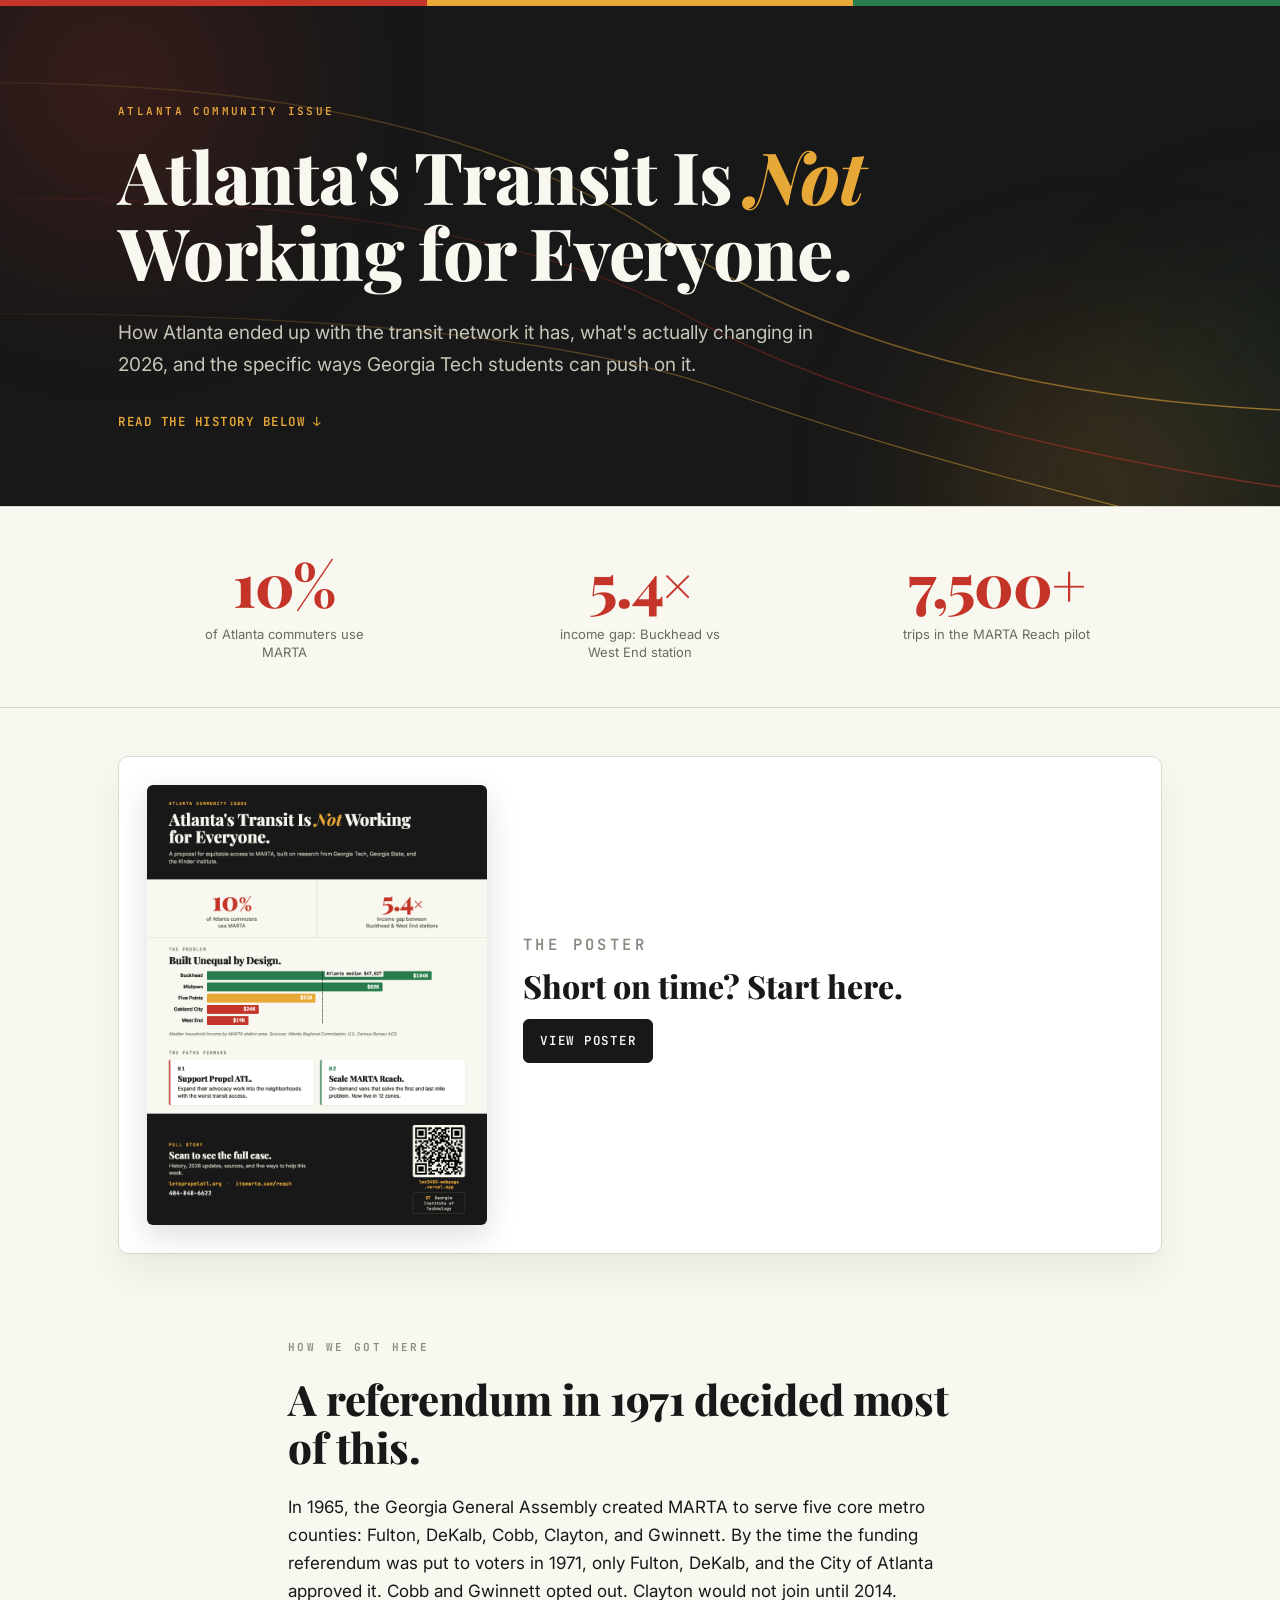
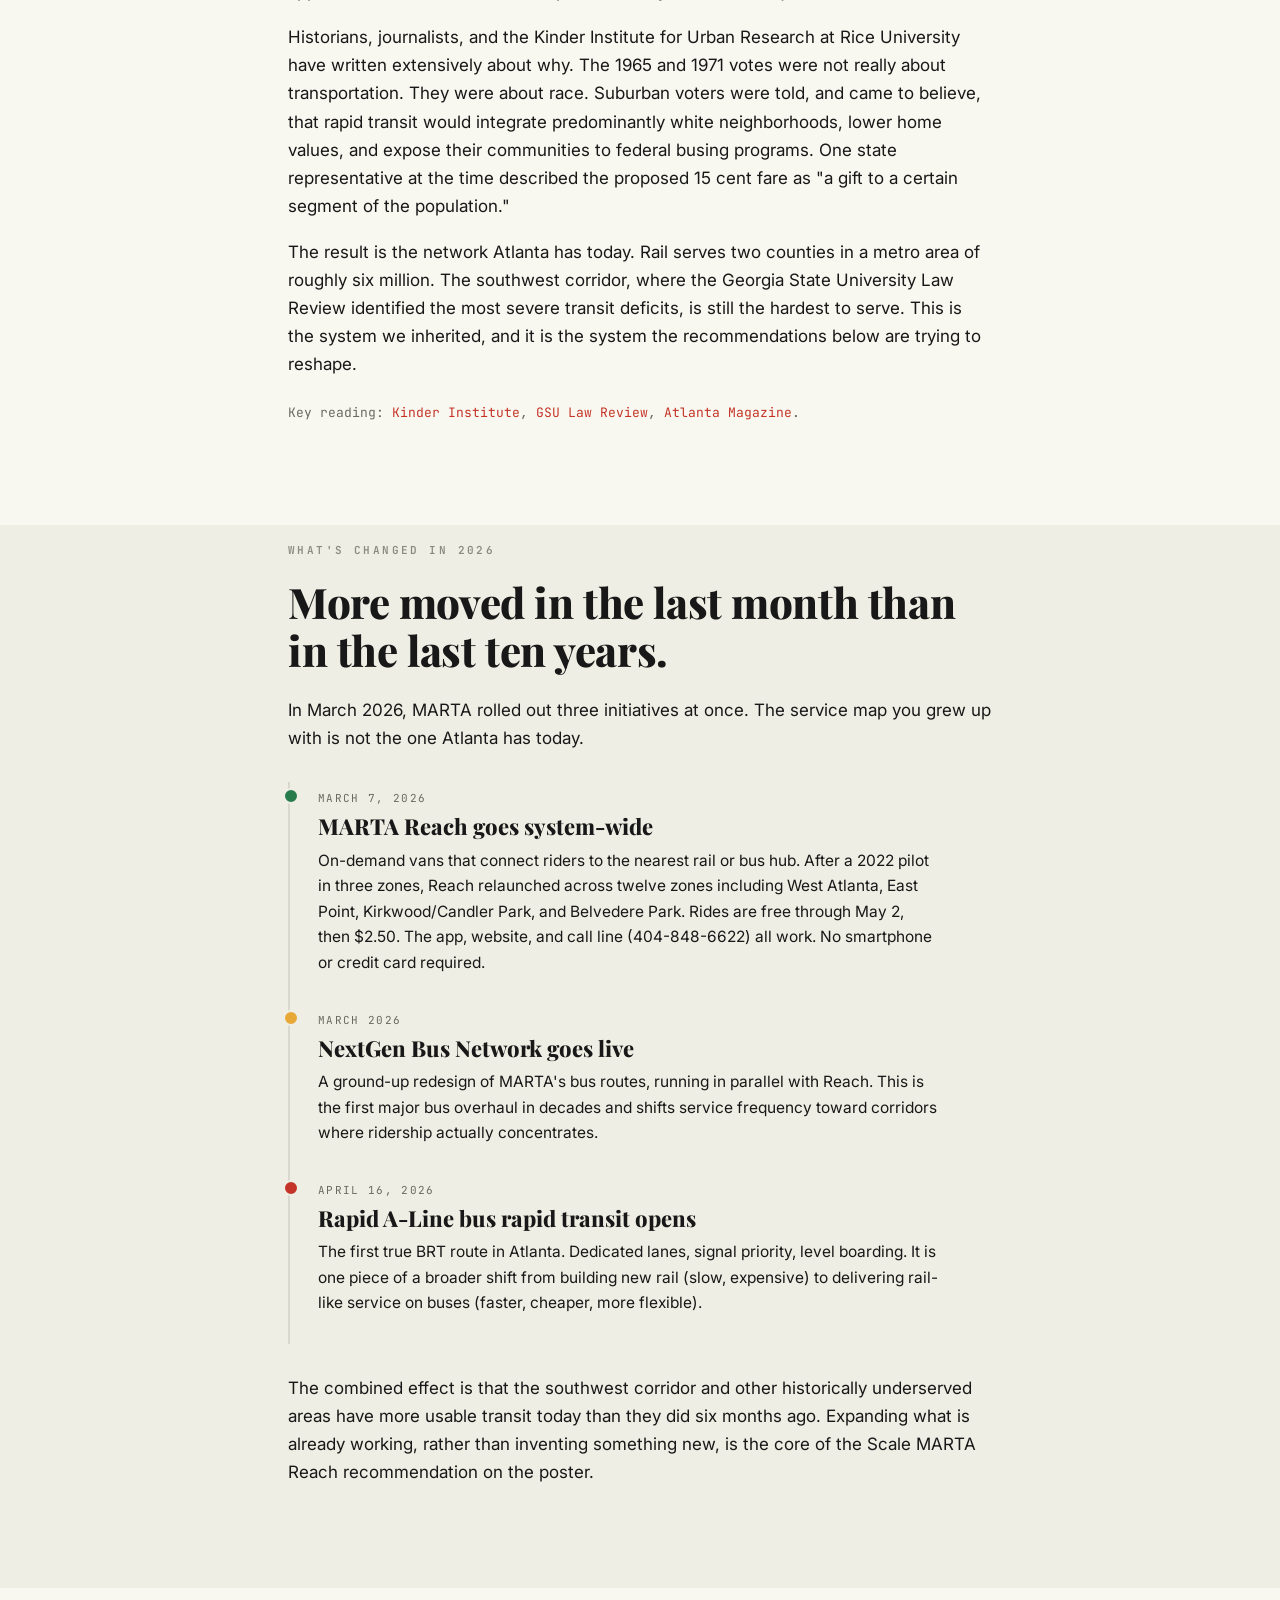
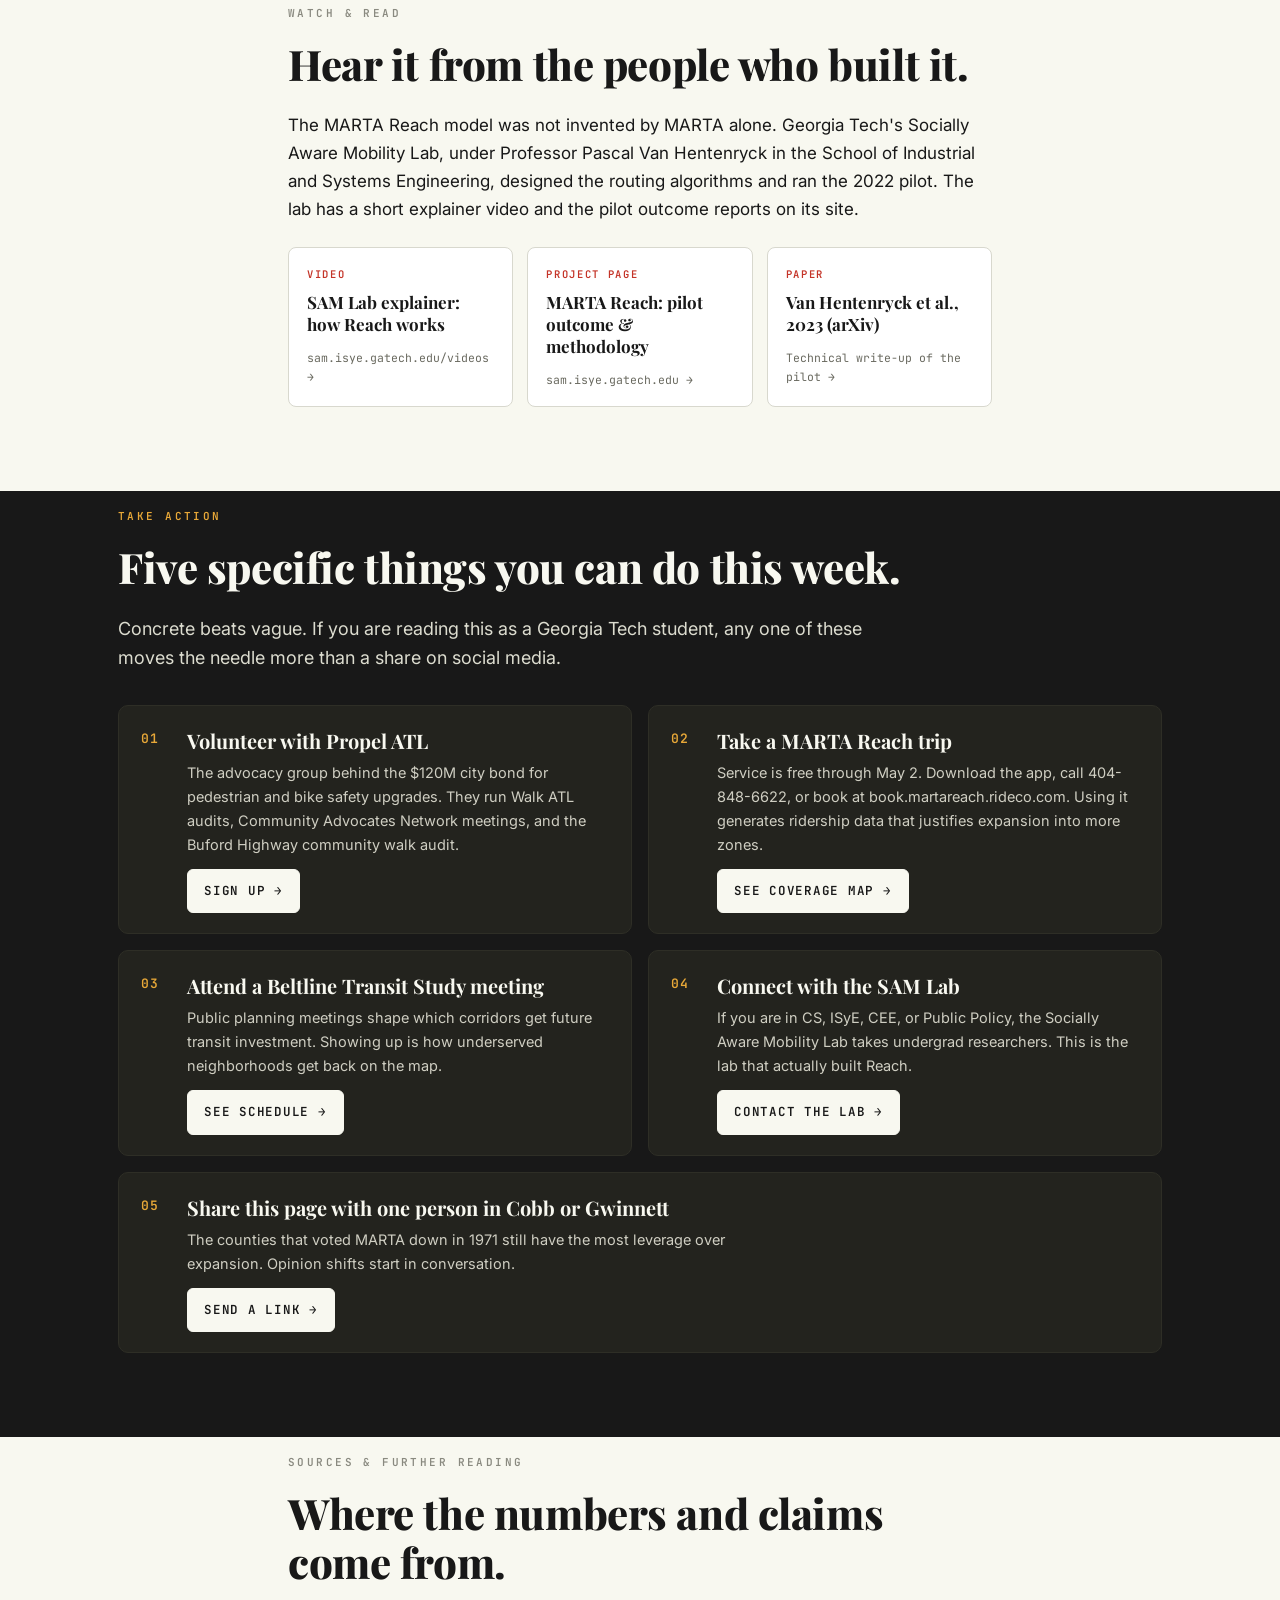
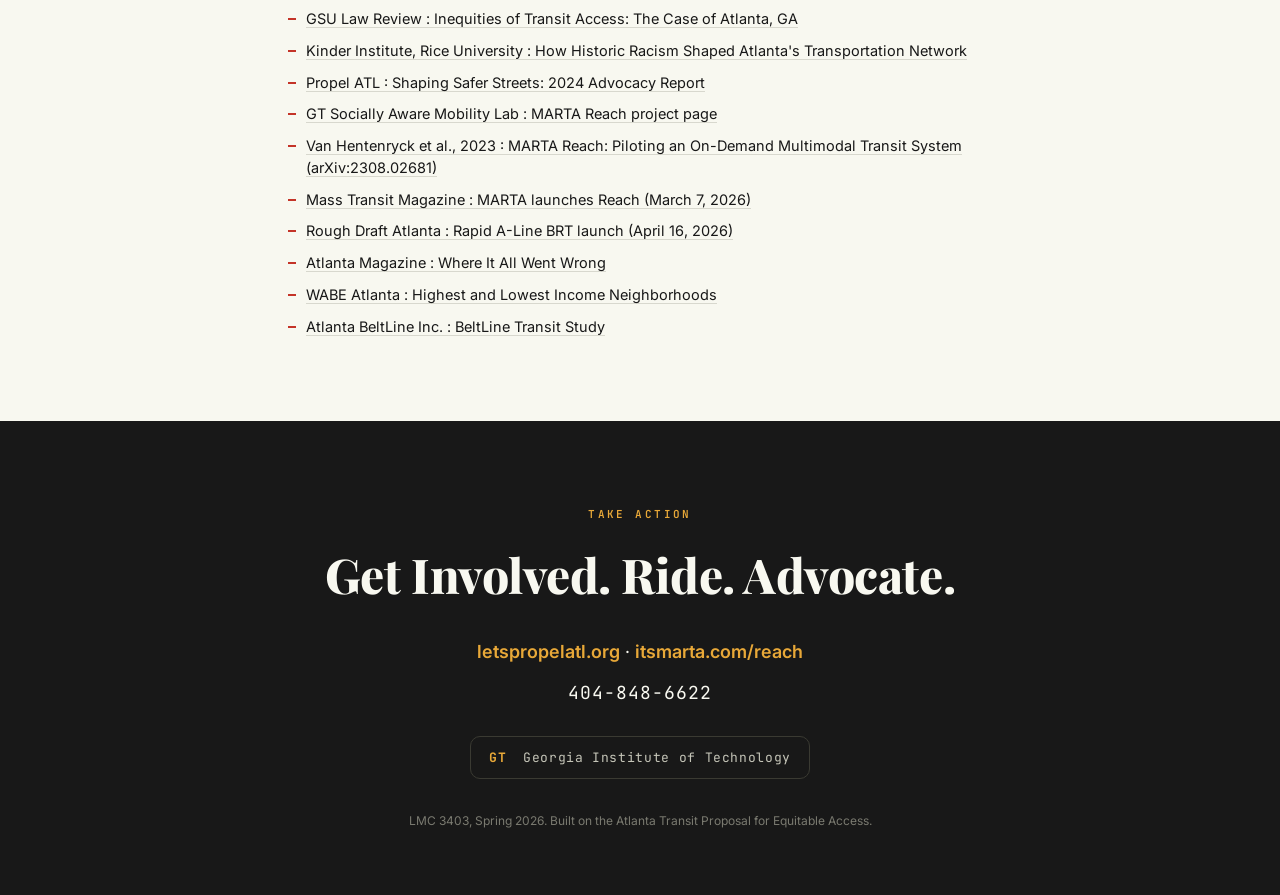
<file: index.html>
<!doctype html>
<html lang="en">
<head>
  <meta charset="utf-8" />
  <meta name="viewport" content="width=device-width, initial-scale=1" />
  <title>Atlanta's Transit Is Not Working for Everyone</title>
  <meta name="description" content="The poster is the summary. This is the full picture: how MARTA got this way, what's changed in 2026, and how to help right now." />
  <meta property="og:title" content="Atlanta's Transit Is Not Working for Everyone" />
  <meta property="og:description" content="A proposal for equitable access to Atlanta public transit." />
  <meta property="og:image" content="/poster-preview.png" />
  <meta property="og:type" content="website" />

  <link rel="preconnect" href="https://fonts.googleapis.com" />
  <link rel="preconnect" href="https://fonts.gstatic.com" crossorigin />
  <link href="https://fonts.googleapis.com/css2?family=Playfair+Display:ital,wght@0,600;0,800;1,800&family=Inter:wght@400;500;600;700&family=JetBrains+Mono:wght@500;600&display=swap" rel="stylesheet" />
  <link rel="stylesheet" href="/style.css" />
</head>
<body>
  <div class="scroll-progress" aria-hidden="true"></div>

  <div class="stripe" aria-hidden="true">
    <span style="background:#c43428"></span>
    <span style="background:#e8a838"></span>
    <span style="background:#287c4c"></span>
  </div>

  <header class="hero">
    <div class="hero-orbs" aria-hidden="true">
      <span class="orb orb-red"></span>
      <span class="orb orb-gold"></span>
      <span class="orb orb-green"></span>
    </div>
    <svg class="hero-rails" aria-hidden="true" viewBox="0 0 1200 520" preserveAspectRatio="none">
      <defs>
        <linearGradient id="rail-fade" x1="0" x2="1">
          <stop offset="0%" stop-color="#e8a838" stop-opacity="0.08" />
          <stop offset="45%" stop-color="#e8a838" stop-opacity="0.32" />
          <stop offset="100%" stop-color="#e8a838" stop-opacity="0.6" />
        </linearGradient>
        <linearGradient id="rail-red" x1="0" x2="1">
          <stop offset="0%" stop-color="#c43428" stop-opacity="0.08" />
          <stop offset="60%" stop-color="#c43428" stop-opacity="0.32" />
          <stop offset="100%" stop-color="#c43428" stop-opacity="0.55" />
        </linearGradient>
      </defs>
      <path d="M0 80 Q 400 80 620 240 T 1200 420" fill="none" stroke="url(#rail-fade)" stroke-width="1.5" />
      <path d="M0 200 Q 440 200 640 320 T 1200 500" fill="none" stroke="url(#rail-red)" stroke-width="1.5" />
      <path d="M0 320 Q 480 320 680 400 T 1200 560" fill="none" stroke="url(#rail-fade)" stroke-width="1.2" />

      <path class="rail-pulse pulse-1" d="M0 80 Q 400 80 620 240 T 1200 420" pathLength="1000" fill="none" stroke="#e8a838" stroke-width="3" stroke-linecap="round" />
      <path class="rail-pulse pulse-2" d="M0 200 Q 440 200 640 320 T 1200 500" pathLength="1000" fill="none" stroke="#c43428" stroke-width="3" stroke-linecap="round" />
      <path class="rail-pulse pulse-3" d="M0 320 Q 480 320 680 400 T 1200 560" pathLength="1000" fill="none" stroke="#287c4c" stroke-width="2.5" stroke-linecap="round" />
    </svg>
    <div class="container">
      <p class="eyebrow">Atlanta Community Issue</p>
      <h1>Atlanta's Transit Is <em>Not</em> Working for Everyone.</h1>
      <p class="lede">How Atlanta ended up with the transit network it has, what's actually changing in 2026, and the specific ways Georgia Tech students can push on it.</p>
      <p class="hero-cta"><a href="#history" class="hero-link">Read the history below <span class="arrow" aria-hidden="true">&darr;</span></a></p>
    </div>
  </header>

  <!-- full-bleed stats strip -->
  <section class="stats-strip" aria-label="Key statistics">
    <div class="stats-inner">
      <div class="stat">
        <div class="stat-num" data-count="10" data-suffix="%">0%</div>
        <div class="stat-label">of Atlanta commuters use MARTA</div>
      </div>
      <div class="stat">
        <div class="stat-num" data-count="5.4" data-suffix="&times;" data-decimals="1">0&times;</div>
        <div class="stat-label">income gap: Buckhead vs West End station</div>
      </div>
      <div class="stat">
        <div class="stat-num" data-count="7500" data-suffix="+" data-format="comma">0+</div>
        <div class="stat-label">trips in the MARTA Reach pilot</div>
      </div>
    </div>
  </section>

  <main>
    <!-- compact poster card, placed early as orientation -->
    <section class="poster-card-section reveal">
      <div class="container">
        <aside class="poster-card">
          <a class="poster-card-thumb" href="/poster.pdf" target="_blank" rel="noopener" aria-label="Open the full poster PDF in a new tab">
            <object class="poster-pdf" data="/poster.pdf#toolbar=0&navpanes=0&scrollbar=0&view=FitH" type="application/pdf" aria-label="Poster preview">
              <img src="/poster.png" alt="The campaign poster. Atlanta's Transit Is Not Working for Everyone." loading="eager" />
            </object>
          </a>
          <div class="poster-card-body">
            <p class="eyebrow">The Poster</p>
            <h2>Short on time? Start here.</h2>
            <p class="poster-card-actions">
              <a class="btn" href="/poster.png" target="_blank" rel="noopener">View Poster</a>
            </p>
          </div>
        </aside>
      </div>
    </section>

    <section class="section reveal" id="history">
      <div class="container narrow">
        <p class="eyebrow">How We Got Here</p>
        <h2>A referendum in 1971 decided most of this.</h2>
        <p>In 1965, the Georgia General Assembly created MARTA to serve five core metro counties: Fulton, DeKalb, Cobb, Clayton, and Gwinnett. By the time the funding referendum was put to voters in 1971, only Fulton, DeKalb, and the City of Atlanta approved it. Cobb and Gwinnett opted out. Clayton would not join until 2014.</p>
        <p>Historians, journalists, and the Kinder Institute for Urban Research at Rice University have written extensively about why. The 1965 and 1971 votes were not really about transportation. They were about race. Suburban voters were told, and came to believe, that rapid transit would integrate predominantly white neighborhoods, lower home values, and expose their communities to federal busing programs. One state representative at the time described the proposed 15 cent fare as "a gift to a certain segment of the population."</p>
        <p>The result is the network Atlanta has today. Rail serves two counties in a metro area of roughly six million. The southwest corridor, where the Georgia State University Law Review identified the most severe transit deficits, is still the hardest to serve. This is the system we inherited, and it is the system the recommendations below are trying to reshape.</p>
        <p class="sources-inline">
          Key reading:
          <a href="https://kinder.rice.edu/urbanedge/new-study-examines-how-historic-racism-shaped-atlantas-transportation-network" target="_blank" rel="noopener">Kinder Institute</a>,
          <a href="https://readingroom.law.gsu.edu/cgi/viewcontent.cgi?article=1073&context=jculp" target="_blank" rel="noopener">GSU Law Review</a>,
          <a href="https://www.atlantamagazine.com/great-reads/marta-tsplost-transportation/" target="_blank" rel="noopener">Atlanta Magazine</a>.
        </p>
      </div>
    </section>

    <section class="section section-alt reveal" id="now">
      <div class="container narrow">
        <p class="eyebrow">What's Changed in 2026</p>
        <h2>More moved in the last month than in the last ten years.</h2>
        <p>In March 2026, MARTA rolled out three initiatives at once. The service map you grew up with is not the one Atlanta has today.</p>

        <ul class="timeline">
          <li>
            <span class="timeline-date">March 7, 2026</span>
            <h3>MARTA Reach goes system-wide</h3>
            <p>On-demand vans that connect riders to the nearest rail or bus hub. After a 2022 pilot in three zones, Reach relaunched across twelve zones including West Atlanta, East Point, Kirkwood/Candler Park, and Belvedere Park. Rides are free through May 2, then $2.50. The app, website, and call line (404-848-6622) all work. No smartphone or credit card required.</p>
          </li>
          <li>
            <span class="timeline-date">March 2026</span>
            <h3>NextGen Bus Network goes live</h3>
            <p>A ground-up redesign of MARTA's bus routes, running in parallel with Reach. This is the first major bus overhaul in decades and shifts service frequency toward corridors where ridership actually concentrates.</p>
          </li>
          <li>
            <span class="timeline-date">April 16, 2026</span>
            <h3>Rapid A-Line bus rapid transit opens</h3>
            <p>The first true BRT route in Atlanta. Dedicated lanes, signal priority, level boarding. It is one piece of a broader shift from building new rail (slow, expensive) to delivering rail-like service on buses (faster, cheaper, more flexible).</p>
          </li>
        </ul>
        <p>The combined effect is that the southwest corridor and other historically underserved areas have more usable transit today than they did six months ago. Expanding what is already working, rather than inventing something new, is the core of the Scale MARTA Reach recommendation on the poster.</p>
      </div>
    </section>

    <section class="section reveal" id="watch">
      <div class="container narrow">
        <p class="eyebrow">Watch &amp; Read</p>
        <h2>Hear it from the people who built it.</h2>
        <p>The MARTA Reach model was not invented by MARTA alone. Georgia Tech's Socially Aware Mobility Lab, under Professor Pascal Van Hentenryck in the School of Industrial and Systems Engineering, designed the routing algorithms and ran the 2022 pilot. The lab has a short explainer video and the pilot outcome reports on its site.</p>
        <div class="link-cards">
          <a class="link-card" href="https://sam.isye.gatech.edu/videos" target="_blank" rel="noopener">
            <span class="link-card-kicker">Video</span>
            <span class="link-card-title">SAM Lab explainer: how Reach works</span>
            <span class="link-card-meta">sam.isye.gatech.edu/videos &rarr;</span>
          </a>
          <a class="link-card" href="https://sam.isye.gatech.edu/projects/marta-reach-piloting-demand-multimodal-transit-atlanta" target="_blank" rel="noopener">
            <span class="link-card-kicker">Project page</span>
            <span class="link-card-title">MARTA Reach: pilot outcome &amp; methodology</span>
            <span class="link-card-meta">sam.isye.gatech.edu &rarr;</span>
          </a>
          <a class="link-card" href="https://arxiv.org/abs/2308.02681" target="_blank" rel="noopener">
            <span class="link-card-kicker">Paper</span>
            <span class="link-card-title">Van Hentenryck et al., 2023 (arXiv)</span>
            <span class="link-card-meta">Technical write-up of the pilot &rarr;</span>
          </a>
        </div>
      </div>
    </section>

    <section class="section section-dark reveal" id="act">
      <div class="container">
        <p class="eyebrow eyebrow-gold">Take Action</p>
        <h2>Five specific things you can do this week.</h2>
        <p class="lede-dark">Concrete beats vague. If you are reading this as a Georgia Tech student, any one of these moves the needle more than a share on social media.</p>

        <ol class="actions">
          <li>
            <h3>Volunteer with Propel ATL</h3>
            <p>The advocacy group behind the $120M city bond for pedestrian and bike safety upgrades. They run Walk ATL audits, Community Advocates Network meetings, and the Buford Highway community walk audit.</p>
            <a class="btn" href="https://www.letspropelatl.org/volunteer" target="_blank" rel="noopener">Sign up &rarr;</a>
          </li>
          <li>
            <h3>Take a MARTA Reach trip</h3>
            <p>Service is free through May 2. Download the app, call 404-848-6622, or book at book.martareach.rideco.com. Using it generates ridership data that justifies expansion into more zones.</p>
            <a class="btn" href="https://itsmarta.com/reach.aspx" target="_blank" rel="noopener">See coverage map &rarr;</a>
          </li>
          <li>
            <h3>Attend a Beltline Transit Study meeting</h3>
            <p>Public planning meetings shape which corridors get future transit investment. Showing up is how underserved neighborhoods get back on the map.</p>
            <a class="btn" href="https://beltline.org/learn/progress-planning/transit/beltline-transit-study/" target="_blank" rel="noopener">See schedule &rarr;</a>
          </li>
          <li>
            <h3>Connect with the SAM Lab</h3>
            <p>If you are in CS, ISyE, CEE, or Public Policy, the Socially Aware Mobility Lab takes undergrad researchers. This is the lab that actually built Reach.</p>
            <a class="btn" href="https://sam.isye.gatech.edu/" target="_blank" rel="noopener">Contact the lab &rarr;</a>
          </li>
          <li>
            <h3>Share this page with one person in Cobb or Gwinnett</h3>
            <p>The counties that voted MARTA down in 1971 still have the most leverage over expansion. Opinion shifts start in conversation.</p>
            <a class="btn" href="mailto:?subject=Atlanta%20transit%20is%20not%20working%20for%20everyone&body=Take%20two%20minutes%20with%20this%3A%20%0Ahttps%3A%2F%2Flmc3403-webpage.vercel.app" target="_blank" rel="noopener">Send a link &rarr;</a>
          </li>
        </ol>
      </div>
    </section>

    <section class="section reveal" id="sources">
      <div class="container narrow">
        <p class="eyebrow">Sources &amp; Further Reading</p>
        <h2>Where the numbers and claims come from.</h2>
        <ul class="sources">
          <li><a href="https://readingroom.law.gsu.edu/cgi/viewcontent.cgi?article=1073&context=jculp" target="_blank" rel="noopener">GSU Law Review : Inequities of Transit Access: The Case of Atlanta, GA</a></li>
          <li><a href="https://kinder.rice.edu/urbanedge/new-study-examines-how-historic-racism-shaped-atlantas-transportation-network" target="_blank" rel="noopener">Kinder Institute, Rice University : How Historic Racism Shaped Atlanta's Transportation Network</a></li>
          <li><a href="https://www.letspropelatl.org/shaping-safer-streets-propelatl-advocacy-progress-goals-2024" target="_blank" rel="noopener">Propel ATL : Shaping Safer Streets: 2024 Advocacy Report</a></li>
          <li><a href="https://sam.isye.gatech.edu/projects/marta-reach-piloting-demand-multimodal-transit-atlanta" target="_blank" rel="noopener">GT Socially Aware Mobility Lab : MARTA Reach project page</a></li>
          <li><a href="https://arxiv.org/abs/2308.02681" target="_blank" rel="noopener">Van Hentenryck et al., 2023 : MARTA Reach: Piloting an On-Demand Multimodal Transit System (arXiv:2308.02681)</a></li>
          <li><a href="https://www.masstransitmag.com/alt-mobility/news/55361219/" target="_blank" rel="noopener">Mass Transit Magazine : MARTA launches Reach (March 7, 2026)</a></li>
          <li><a href="https://roughdraftatlanta.com/2026/04/16/marta-launches-better-breeze/" target="_blank" rel="noopener">Rough Draft Atlanta : Rapid A-Line BRT launch (April 16, 2026)</a></li>
          <li><a href="https://www.atlantamagazine.com/great-reads/marta-tsplost-transportation/" target="_blank" rel="noopener">Atlanta Magazine : Where It All Went Wrong</a></li>
          <li><a href="https://www.wabe.org/map-atlantas-highest-and-lowest-income-neighborhoods/" target="_blank" rel="noopener">WABE Atlanta : Highest and Lowest Income Neighborhoods</a></li>
          <li><a href="https://beltline.org/learn/progress-planning/transit/beltline-transit-study/" target="_blank" rel="noopener">Atlanta BeltLine Inc. : BeltLine Transit Study</a></li>
        </ul>
      </div>
    </section>
  </main>

  <footer class="cta">
    <div class="container">
      <p class="eyebrow eyebrow-gold">Take Action</p>
      <h2>Get Involved. Ride. Advocate.</h2>
      <p class="cta-links">
        <a href="https://www.letspropelatl.org" target="_blank" rel="noopener">letspropelatl.org</a>
        <span aria-hidden="true">&middot;</span>
        <a href="https://itsmarta.com/reach.aspx" target="_blank" rel="noopener">itsmarta.com/reach</a>
      </p>
      <p class="cta-phone"><a href="tel:+14048486622">404-848-6622</a></p>
      <p class="gt-badge"><span class="gt-mark">GT</span> Georgia Institute of Technology</p>
      <p class="colophon">LMC 3403, Spring 2026. Built on the Atlanta Transit Proposal for Equitable Access.</p>
    </div>
  </footer>

  <script src="/script.js" defer></script>
</body>
</html>
</file>
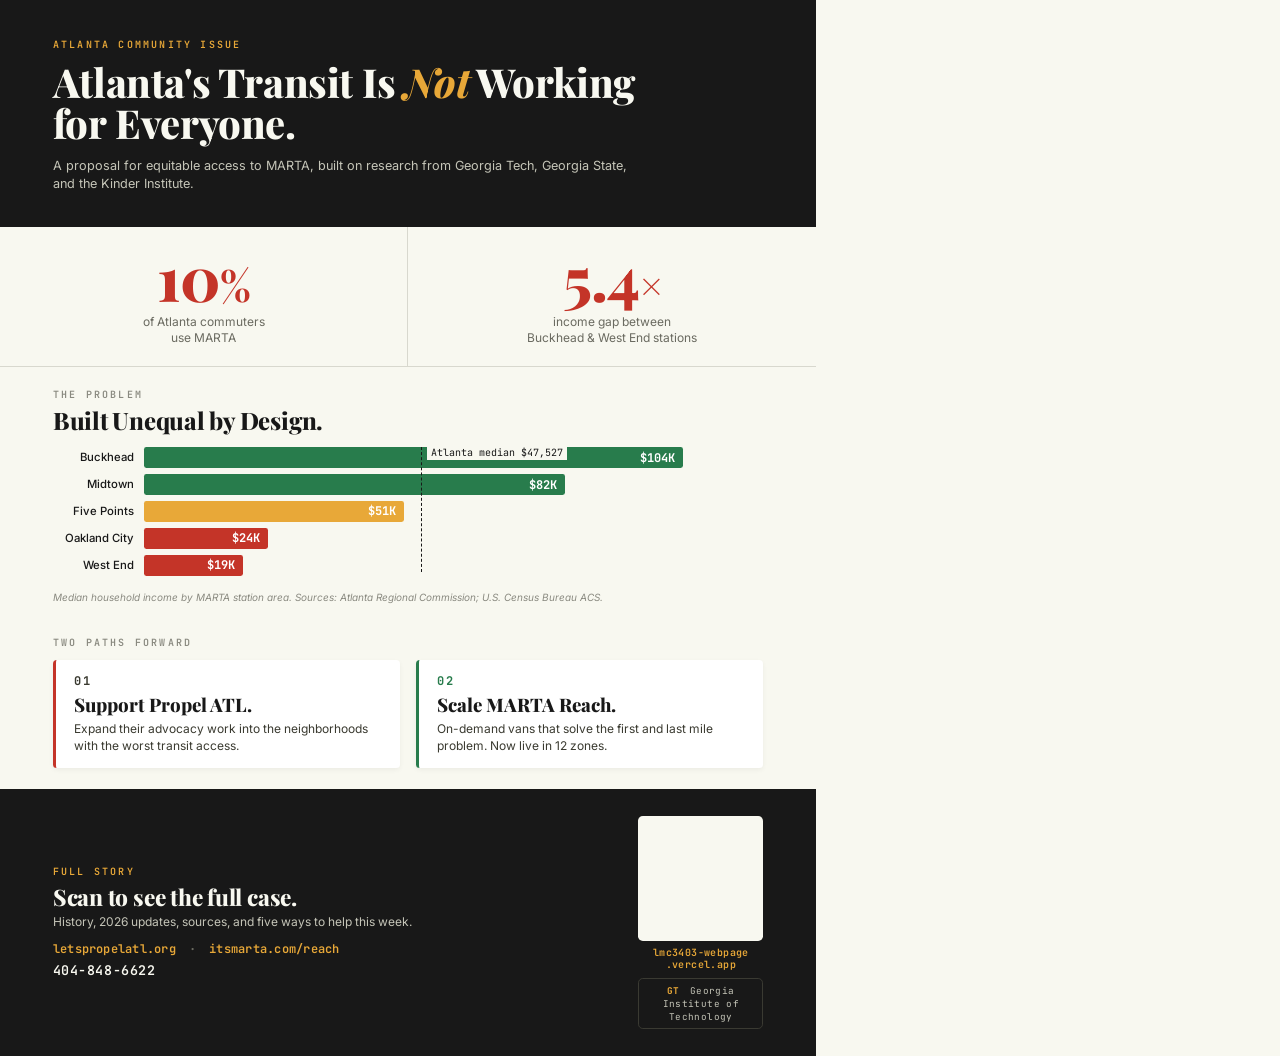
<file: poster-src/poster.html>
<!doctype html>
<html lang="en">
<head>
  <meta charset="utf-8" />
  <title>Atlanta's Transit Is Not Working for Everyone</title>
  <link rel="preconnect" href="https://fonts.googleapis.com" />
  <link rel="preconnect" href="https://fonts.gstatic.com" crossorigin />
  <link href="https://fonts.googleapis.com/css2?family=Playfair+Display:ital,wght@0,700;0,800;1,800&family=Inter:wght@400;500;600;700&family=JetBrains+Mono:wght@500;600;700&display=swap" rel="stylesheet" />
  <link rel="stylesheet" href="poster.css" />
</head>
<body>
  <article class="poster">
    <div class="stripe">
      <span style="background:#c43428"></span>
      <span style="background:#e8a838"></span>
      <span style="background:#287c4c"></span>
    </div>

    <header class="head">
      <p class="eyebrow">Atlanta Community Issue</p>
      <h1>Atlanta's Transit Is <em>Not</em> Working for&nbsp;Everyone.</h1>
      <p class="lede">A proposal for equitable access to MARTA, built on research from Georgia Tech, Georgia State, and the Kinder Institute.</p>
    </header>

    <section class="stats">
      <div class="stat">
        <div class="stat-num">10<span class="stat-unit">%</span></div>
        <div class="stat-label">of Atlanta commuters<br/>use MARTA</div>
      </div>
      <div class="stat">
        <div class="stat-num">5.4<span class="stat-unit">&times;</span></div>
        <div class="stat-label">income gap between<br/>Buckhead &amp; West End stations</div>
      </div>
    </section>

    <figure class="chart-block">
      <figcaption>
        <p class="eyebrow eyebrow-dark">The Problem</p>
        <h2>Built Unequal by Design.</h2>
      </figcaption>
      <div class="chart">
        <div class="bar-row" style="--pct:87">
          <span class="bar-label">Buckhead</span>
          <div class="bar bar-green"><span class="bar-amount">$104K</span></div>
        </div>
        <div class="bar-row" style="--pct:68">
          <span class="bar-label">Midtown</span>
          <div class="bar bar-green"><span class="bar-amount">$82K</span></div>
        </div>
        <div class="bar-row" style="--pct:42">
          <span class="bar-label">Five Points</span>
          <div class="bar bar-gold"><span class="bar-amount">$51K</span></div>
        </div>
        <div class="bar-row" style="--pct:20">
          <span class="bar-label">Oakland City</span>
          <div class="bar bar-red"><span class="bar-amount">$24K</span></div>
        </div>
        <div class="bar-row" style="--pct:16">
          <span class="bar-label">West End</span>
          <div class="bar bar-red"><span class="bar-amount">$19K</span></div>
        </div>
        <div class="bar-median" style="--pct:39"><span>Atlanta median $47,527</span></div>
      </div>
      <p class="chart-source">Median household income by MARTA station area. Sources: Atlanta Regional Commission; U.S. Census Bureau ACS.</p>
    </figure>

    <section class="recs">
      <p class="eyebrow eyebrow-dark">Two Paths Forward</p>
      <div class="rec-grid">
        <article class="rec rec-red">
          <p class="rec-num">01</p>
          <h3>Support Propel ATL.</h3>
          <p>Expand their advocacy work into the neighborhoods with the worst transit access.</p>
        </article>
        <article class="rec rec-green">
          <p class="rec-num">02</p>
          <h3>Scale MARTA Reach.</h3>
          <p>On-demand vans that solve the first and last mile problem. Now live in 12 zones.</p>
        </article>
      </div>
    </section>

    <div class="spacer"></div>

    <footer class="foot">
      <div class="foot-left">
        <p class="eyebrow eyebrow-gold">Full Story</p>
        <h2 class="foot-title">Scan to see the&nbsp;full case.</h2>
        <p class="foot-sub">History, 2026 updates, sources, and five ways to help this week.</p>
        <p class="foot-links">
          <a>letspropelatl.org</a>
          <span aria-hidden="true">&middot;</span>
          <a>itsmarta.com/reach</a>
        </p>
        <p class="foot-phone">404-848-6622</p>
      </div>
      <div class="foot-right">
        <div class="qr">
          <!-- QR injected at build time -->
          {{QR_SVG}}
        </div>
        <p class="qr-caption">lmc3403-webpage<br/>.vercel.app</p>
        <p class="gt-badge"><span class="gt-mark">GT</span> Georgia Institute of Technology</p>
      </div>
    </footer>
  </article>
</body>
</html>
</file>
<file: style.css>
:root {
  --ink: #181818;
  --ink-2: #2a2a2a;
  --cream: #f8f8f0;
  --cream-2: #eeeee4;
  --muted: #6a6a60;
  --muted-2: #8a8a80;
  --red: #c43428;
  --gold: #e8a838;
  --green: #287c4c;
  --green-soft: #e8f0ea;
  --rule: #d8d8ce;

  --serif: "Playfair Display", "Iowan Old Style", "Apple Garamond", Georgia, serif;
  --sans: "Inter", -apple-system, BlinkMacSystemFont, "Helvetica Neue", Arial, sans-serif;
  --mono: "JetBrains Mono", ui-monospace, "SF Mono", Menlo, Consolas, monospace;

  --maxw: 1100px;
  --maxw-narrow: 760px;
}

* { box-sizing: border-box; }
html { scroll-behavior: smooth; }
body {
  margin: 0;
  background: var(--cream);
  color: var(--ink);
  font-family: var(--sans);
  font-size: 17px;
  line-height: 1.65;
  -webkit-font-smoothing: antialiased;
  text-rendering: optimizeLegibility;
}

img { max-width: 100%; height: auto; display: block; }
a { color: var(--red); text-decoration: none; }
a:hover { text-decoration: underline; }

.container { max-width: var(--maxw); margin: 0 auto; padding: 0 28px; }
.container.narrow { max-width: var(--maxw-narrow); }

/* top tricolor stripe */
.stripe { display: flex; height: 6px; }
.stripe span { flex: 1; display: block; }

/* eyebrow (mono small caps matching poster) */
.eyebrow {
  font-family: var(--mono);
  font-size: 11px;
  font-weight: 600;
  letter-spacing: 0.22em;
  text-transform: uppercase;
  color: var(--gold);
  margin: 0 0 18px;
}
.eyebrow-gold { color: var(--gold); }

/* scroll progress bar (top) */
.scroll-progress {
  position: fixed;
  top: 0; left: 0; right: 0;
  height: 3px;
  background: linear-gradient(90deg, var(--red) 0%, var(--gold) 50%, var(--green) 100%);
  transform-origin: left center;
  transform: scaleX(0);
  z-index: 1000;
  pointer-events: none;
  will-change: transform;
}

/* hero */
.hero {
  background: var(--ink);
  color: var(--cream);
  padding: 96px 0 72px;
  position: relative;
  overflow: hidden;
  isolation: isolate;
}
.hero > .container { position: relative; z-index: 2; }

/* ambient drifting colored orbs behind hero */
.hero-orbs {
  position: absolute;
  inset: 0;
  z-index: 0;
  pointer-events: none;
}
.hero-orbs .orb {
  position: absolute;
  display: block;
  width: 38rem;
  height: 38rem;
  border-radius: 50%;
  filter: blur(90px);
  opacity: 0.32;
  will-change: transform;
}
.hero-orbs .orb-red {
  background: radial-gradient(closest-side, #c43428, transparent 70%);
  top: -14rem; left: -12rem;
  animation: drift-a 22s ease-in-out infinite alternate;
}
.hero-orbs .orb-gold {
  background: radial-gradient(closest-side, #e8a838, transparent 70%);
  bottom: -18rem; right: -8rem;
  opacity: 0.28;
  animation: drift-b 26s ease-in-out infinite alternate;
}
.hero-orbs .orb-green {
  background: radial-gradient(closest-side, #287c4c, transparent 70%);
  top: 30%; right: -14rem;
  opacity: 0.22;
  width: 28rem; height: 28rem;
  animation: drift-c 30s ease-in-out infinite alternate;
}
@keyframes drift-a {
  0% { transform: translate(0, 0) scale(1); }
  100% { transform: translate(4rem, 2rem) scale(1.08); }
}
@keyframes drift-b {
  0% { transform: translate(0, 0) scale(1); }
  100% { transform: translate(-3rem, -2rem) scale(1.05); }
}
@keyframes drift-c {
  0% { transform: translate(0, 0) scale(1); }
  100% { transform: translate(-2rem, 3rem) scale(0.95); }
}

/* decorative rail lines sweeping across hero, full bleed */
.hero-rails {
  position: absolute;
  inset: 0;
  width: 100%;
  height: 100%;
  z-index: 1;
  pointer-events: none;
}

/* animated light pulses traveling along each rail curve (reads like a train) */
.hero-rails .rail-pulse {
  stroke-dasharray: 42 1000;
  stroke-dashoffset: 42;
  will-change: stroke-dashoffset;
}
.hero-rails .pulse-1 {
  filter: drop-shadow(0 0 6px rgba(232, 168, 56, 0.85));
  animation: rail-travel 1.8s cubic-bezier(.45,.05,.55,.95) infinite;
}
.hero-rails .pulse-2 {
  filter: drop-shadow(0 0 6px rgba(196, 52, 40, 0.85));
  animation: rail-travel 2.4s cubic-bezier(.45,.05,.55,.95) infinite 0.6s;
}
.hero-rails .pulse-3 {
  filter: drop-shadow(0 0 5px rgba(40, 124, 76, 0.9));
  animation: rail-travel 2.1s cubic-bezier(.45,.05,.55,.95) infinite 0.3s;
}
@keyframes rail-travel {
  0%   { stroke-dashoffset: 42; opacity: 0; }
  4%   { opacity: 1; }
  96%  { opacity: 1; }
  100% { stroke-dashoffset: -1000; opacity: 0; }
}

.hero h1 {
  font-family: var(--serif);
  font-weight: 800;
  font-size: clamp(40px, 6.5vw, 72px);
  line-height: 1.05;
  letter-spacing: -0.01em;
  margin: 0 0 28px;
  max-width: 20ch;
}
.hero h1 em {
  font-style: italic;
  color: var(--gold);
  font-weight: 800;
}
.hero .lede {
  color: #c5c5b8;
  font-size: clamp(16px, 1.5vw, 19px);
  max-width: 62ch;
  margin: 0 0 26px;
}
.hero-cta { margin: 0; }
.hero-link {
  font-family: var(--mono);
  font-size: 12.5px;
  font-weight: 600;
  color: var(--gold);
  letter-spacing: 0.04em;
  text-transform: uppercase;
  display: inline-flex;
  align-items: center;
  gap: 8px;
}
.hero-link .arrow {
  display: inline-block;
  animation: arrow-bounce 1.8s ease-in-out infinite;
}
@keyframes arrow-bounce {
  0%, 100% { transform: translateY(0); }
  50% { transform: translateY(4px); }
}

/* full-bleed stats strip (cream, end-to-end) */
.stats-strip {
  background: var(--cream);
  border-top: 1px solid var(--rule);
  border-bottom: 1px solid var(--rule);
}
.stats-inner {
  max-width: var(--maxw);
  margin: 0 auto;
  padding: 40px 28px;
  display: grid;
  grid-template-columns: repeat(3, 1fr);
  gap: 24px;
}
.stat { text-align: center; padding: 6px 8px; }
.stat-num {
  font-family: var(--serif);
  font-weight: 800;
  color: var(--red);
  font-size: clamp(44px, 5.5vw, 60px);
  line-height: 1;
  letter-spacing: -0.02em;
  font-variant-numeric: tabular-nums;
}
.stat-label {
  font-family: var(--sans);
  font-size: 13px;
  color: var(--muted);
  margin-top: 12px;
  max-width: 24ch;
  margin-left: auto;
  margin-right: auto;
  line-height: 1.4;
}

/* section */
.section { padding: 84px 0; }
.section + .section { padding-top: 16px; }
.section h2 {
  font-family: var(--serif);
  font-weight: 800;
  font-size: clamp(30px, 4vw, 42px);
  line-height: 1.15;
  letter-spacing: -0.01em;
  margin: 0 0 22px;
  max-width: 26ch;
}
.section p { margin: 0 0 18px; max-width: 68ch; }
.section .eyebrow { color: var(--muted-2); }

/* alternating background section */
.section-alt {
  background: var(--cream-2);
}

/* dark section (used for Take Action block mid-page) */
.section-dark {
  background: var(--ink);
  color: var(--cream);
}
.section-dark .eyebrow { color: var(--gold); }
.section-dark h2 { color: var(--cream); }
.section-dark p { color: #cfcec2; }
.section-dark > .container > :is(.eyebrow, h2, .lede-dark) { max-width: 68ch; }
.section-dark .lede-dark {
  font-size: 18px;
  color: #dcdccf;
  max-width: 60ch;
}

/* poster-card (compact UI element, not full-width section) */
.poster-card-section {
  padding: 48px 0 0;
}
.poster-card {
  display: grid;
  grid-template-columns: 340px 1fr;
  gap: 36px;
  background: #fff;
  border: 1px solid var(--rule);
  border-radius: 10px;
  padding: 28px;
  box-shadow: 0 1px 0 rgba(0,0,0,.02), 0 20px 40px rgba(24,24,24,.06);
  align-items: center;
}
.poster-card-thumb {
  display: block;
  border-radius: 6px;
  overflow: hidden;
  background: var(--cream-2);
  aspect-ratio: 8.5 / 11;
  box-shadow: 0 10px 30px rgba(24,24,24,.15);
  transition: transform 180ms ease;
  position: relative;
}
.poster-card-thumb:hover { transform: translateY(-2px); }
.poster-card-thumb .poster-pdf,
.poster-card-thumb img {
  width: 100%;
  height: 100%;
  display: block;
  border: 0;
  pointer-events: none;
}
.poster-card-thumb img {
  object-fit: contain;
  object-position: center;
}
.poster-card-body .eyebrow { color: var(--muted-2); margin-bottom: 10px; }
.poster-card-body h2 {
  font-family: var(--serif);
  font-weight: 800;
  font-size: clamp(26px, 3vw, 32px);
  line-height: 1.15;
  margin: 0 0 14px;
  max-width: none;
}
.poster-card-body p { font-size: 15.5px; max-width: 58ch; }
.poster-card-actions {
  margin-top: 10px !important;
  display: flex;
  gap: 10px;
  flex-wrap: wrap;
}

.btn {
  position: relative;
  display: inline-block;
  font-family: var(--mono);
  font-size: 12.5px;
  letter-spacing: 0.06em;
  text-transform: uppercase;
  padding: 11px 16px;
  background: var(--ink);
  color: var(--cream);
  border-radius: 6px;
  border: 1px solid var(--ink);
  text-decoration: none;
  transition: transform 220ms cubic-bezier(.2,.8,.2,1), background 220ms ease, box-shadow 260ms ease, color 220ms ease;
  font-weight: 600;
}
.btn:hover {
  background: #000;
  transform: translateY(-2px);
  text-decoration: none;
  color: var(--cream);
  box-shadow: 0 6px 14px rgba(0, 0, 0, 0.18);
}
.btn:active { transform: translateY(0); box-shadow: 0 2px 6px rgba(0,0,0,0.12); }
.section-dark .btn:hover,
.actions .btn:hover {
  box-shadow: 0 6px 16px rgba(0, 0, 0, 0.5);
}

.btn-ghost {
  display: inline-block;
  font-family: var(--mono);
  font-size: 12.5px;
  letter-spacing: 0.06em;
  text-transform: uppercase;
  padding: 11px 16px;
  background: transparent;
  color: var(--ink);
  border-radius: 6px;
  border: 1px solid var(--ink);
  text-decoration: none;
  transition: transform 150ms ease, background 150ms ease;
  font-weight: 600;
}
.btn-ghost:hover { background: var(--ink); color: var(--cream); transform: translateY(-1px); text-decoration: none; }

.btn-ghost-light {
  background: transparent;
  color: var(--cream);
  border: 1px solid #4a4a42;
}
.btn-ghost-light:hover { background: #2a2a24; color: var(--cream); }

/* sources inline (small, subdued) */
.sources-inline {
  margin-top: 24px !important;
  font-size: 13px;
  color: var(--muted);
  font-family: var(--mono);
}
.sources-inline a { color: var(--red); }

/* timeline (What's Changed in 2026) */
.timeline {
  list-style: none;
  padding: 0;
  margin: 30px 0;
  border-left: 2px solid var(--rule);
}
.timeline li {
  position: relative;
  padding: 0 0 28px 28px;
}
.timeline li::before {
  content: "";
  position: absolute;
  left: -7px;
  top: 6px;
  width: 12px;
  height: 12px;
  background: var(--gold);
  border: 2px solid var(--cream-2);
  border-radius: 50%;
}
.timeline li:nth-child(1)::before { background: var(--green); }
.timeline li:nth-child(2)::before { background: var(--gold); }
.timeline li:nth-child(3)::before { background: var(--red); }
.timeline-date {
  display: inline-block;
  font-family: var(--mono);
  font-size: 11px;
  letter-spacing: 0.12em;
  text-transform: uppercase;
  color: var(--muted);
  margin-bottom: 6px;
}
.timeline h3 {
  font-family: var(--serif);
  font-weight: 800;
  font-size: 22px;
  line-height: 1.2;
  margin: 0 0 8px;
}
.timeline p { font-size: 15.5px; margin: 0; max-width: 62ch; }

/* link cards (Watch & Read) */
.link-cards {
  display: grid;
  grid-template-columns: repeat(auto-fit, minmax(220px, 1fr));
  gap: 14px;
  margin: 24px 0 0;
}
.link-card {
  display: block;
  background: #fff;
  border: 1px solid var(--rule);
  border-radius: 8px;
  padding: 18px 18px 16px;
  color: var(--ink);
  text-decoration: none;
  transition: transform 150ms ease, box-shadow 150ms ease, border-color 150ms ease;
}
.link-card:hover {
  transform: translateY(-2px);
  box-shadow: 0 10px 30px rgba(24,24,24,.08);
  border-color: var(--ink);
  text-decoration: none;
}
.link-card-kicker {
  display: block;
  font-family: var(--mono);
  font-size: 10.5px;
  letter-spacing: 0.16em;
  text-transform: uppercase;
  color: var(--red);
  margin-bottom: 8px;
  font-weight: 600;
}
.link-card-title {
  display: block;
  font-family: var(--serif);
  font-weight: 700;
  font-size: 17px;
  line-height: 1.3;
  margin-bottom: 14px;
}
.link-card-meta {
  display: block;
  font-family: var(--mono);
  font-size: 11.5px;
  color: var(--muted);
}

/* actions ordered list */
.actions {
  counter-reset: step;
  list-style: none;
  padding: 0;
  grid-template-columns: repeat(2, minmax(0, 1fr));
  margin: 32px 0 0;
  display: grid;
  gap: 16px;
}
.actions li {
  counter-increment: step;
  background: #23231e;
  border: 1px solid #2e2e26;
  display: flex;
  flex-direction: column;
  border-radius: 10px;
  padding: 22px 22px 20px 68px;
  position: relative;
}
.actions li::before {
  content: counter(step, decimal-leading-zero);
  position: absolute;
  left: 22px;
  top: 22px;
  font-family: var(--mono);
  font-size: 13px;
  font-weight: 600;
  color: var(--gold);
  letter-spacing: 0.1em;
}
.actions h3 {
  font-family: var(--serif);
  font-weight: 700;
  font-size: 20px;
  line-height: 1.25;
  margin: 0 0 8px;
  color: var(--cream);
}
.actions p {
  font-size: 14.5px;
  color: #cfcec2;
  margin: 0 0 12px;
  max-width: 62ch;
}
.actions li > .btn,
.actions li > .btn-ghost-light { align-self: flex-start; margin-top: auto; }
.actions li:last-child { grid-column: 1 / -1; }
.actions .btn {
  background: var(--cream);
  color: var(--ink);
  border-color: var(--cream);
}
.actions .btn:hover { background: #fff; color: var(--ink); }
.actions .btn-ghost-light {
  background: transparent;
  color: var(--cream);
  border: 1px solid #4a4a42;
}

/* sources list */
.sources {
  list-style: none;
  padding: 0;
  margin: 22px 0 0;
  display: grid;
  gap: 10px;
}
.sources li {
  padding-left: 18px;
  position: relative;
  font-size: 14.5px;
  line-height: 1.5;
}
.sources li::before {
  content: "";
  position: absolute;
  left: 0;
  top: 10px;
  width: 8px;
  height: 2px;
  background: var(--red);
}
.sources a { color: var(--ink); border-bottom: 1px solid var(--rule); }
.sources a:hover { color: var(--red); text-decoration: none; border-bottom-color: var(--red); }

/* footer CTA (matches poster footer) */
.cta {
  background: var(--ink);
  color: var(--cream);
  padding: 84px 0 64px;
  text-align: center;
}
.cta .eyebrow { color: var(--gold); margin-bottom: 12px; }
.cta h2 {
  font-family: var(--serif);
  font-weight: 800;
  font-size: clamp(32px, 4.5vw, 48px);
  margin: 0 auto 22px;
  letter-spacing: -0.01em;
  max-width: none;
}
.cta-links {
  font-size: 18px;
  margin: 0 0 12px;
}
.cta-links a { color: var(--gold); font-weight: 600; }
.cta-phone {
  font-family: var(--mono);
  font-size: 18px;
  margin: 0 0 28px;
  letter-spacing: 0.06em;
}
.cta-phone a { color: var(--cream); }
.gt-badge {
  display: inline-block;
  border: 1px solid #3a3a32;
  border-radius: 10px;
  padding: 10px 18px;
  font-family: var(--mono);
  font-size: 13px;
  letter-spacing: 0.05em;
  color: #c5c5b8;
  margin: 0 0 32px;
}
.gt-mark {
  color: var(--gold);
  font-weight: 700;
  margin-right: 8px;
}
.colophon {
  font-size: 12px;
  color: #7a7a70;
  margin: 0;
}

/* subtle lift-in on scroll; gated on JS so no-JS visitors still see content */
html.js .reveal:not(.in-view) {
  opacity: 0;
  transform: translateY(14px);
}
html.js .reveal.in-view {
  opacity: 1;
  transform: none;
  transition: opacity 600ms ease, transform 600ms cubic-bezier(.2,.8,.2,1);
}

/* staggered child entrance: children of a revealed section fade-up one-by-one */
html.js .reveal .link-cards > *,
html.js .reveal .actions > *,
html.js .reveal .timeline > *,
html.js .reveal .sources > * {
  opacity: 0;
  transform: translateY(20px);
  transition: opacity 560ms cubic-bezier(.2,.8,.2,1), transform 560ms cubic-bezier(.2,.8,.2,1);
}
html.js .reveal.in-view .link-cards > *,
html.js .reveal.in-view .actions > *,
html.js .reveal.in-view .timeline > *,
html.js .reveal.in-view .sources > * {
  opacity: 1;
  transform: none;
}
html.js .reveal.in-view .link-cards > *:nth-child(1),
html.js .reveal.in-view .actions > *:nth-child(1),
html.js .reveal.in-view .timeline > *:nth-child(1),
html.js .reveal.in-view .sources > *:nth-child(1) { transition-delay: 120ms; }
html.js .reveal.in-view .link-cards > *:nth-child(2),
html.js .reveal.in-view .actions > *:nth-child(2),
html.js .reveal.in-view .timeline > *:nth-child(2),
html.js .reveal.in-view .sources > *:nth-child(2) { transition-delay: 210ms; }
html.js .reveal.in-view .link-cards > *:nth-child(3),
html.js .reveal.in-view .actions > *:nth-child(3),
html.js .reveal.in-view .timeline > *:nth-child(3),
html.js .reveal.in-view .sources > *:nth-child(3) { transition-delay: 300ms; }
html.js .reveal.in-view .actions > *:nth-child(4),
html.js .reveal.in-view .sources > *:nth-child(4) { transition-delay: 390ms; }
html.js .reveal.in-view .actions > *:nth-child(5),
html.js .reveal.in-view .sources > *:nth-child(5) { transition-delay: 480ms; }
html.js .reveal.in-view .sources > *:nth-child(n+6) { transition-delay: 560ms; }

/* richer card hovers: gold accent line + deeper shadow */
.link-card { position: relative; overflow: hidden; }
.link-card::after {
  content: "";
  position: absolute;
  left: 0; bottom: 0;
  height: 3px;
  width: 100%;
  background: linear-gradient(90deg, var(--red), var(--gold) 50%, var(--green));
  transform: scaleX(0);
  transform-origin: left center;
  transition: transform 380ms cubic-bezier(.2,.8,.2,1);
}
.link-card:hover::after { transform: scaleX(1); }
.link-card:hover .link-card-title { color: var(--red); }
.link-card .link-card-title { transition: color 220ms ease; }

.actions li {
  transition: transform 260ms cubic-bezier(.2,.8,.2,1), border-color 260ms ease, background 260ms ease;
}
.actions li:hover {
  transform: translateY(-3px);
  border-color: var(--gold);
  background: #2a2a22;
}
.actions li::after {
  content: "";
  position: absolute;
  left: 0; top: 14px; bottom: 14px;
  width: 3px;
  border-radius: 2px;
  background: var(--gold);
  opacity: 0;
  transform: scaleY(0.4);
  transform-origin: center;
  transition: opacity 260ms ease, transform 260ms cubic-bezier(.2,.8,.2,1);
}
.actions li:hover::after { opacity: 1; transform: scaleY(1); }

.poster-card-thumb { transition: transform 320ms cubic-bezier(.2,.8,.2,1), box-shadow 320ms ease; }
.poster-card-thumb:hover {
  transform: translateY(-4px);
  box-shadow: 0 18px 48px rgba(24,24,24,.22);
}

/* responsive */
@media (max-width: 900px) {
  .poster-card {
    grid-template-columns: 240px 1fr;
    gap: 24px;
    padding: 22px;
  }
}
@media (max-width: 720px) {
  .hero { padding: 72px 0 56px; min-height: 70vh; }
  .hero-orbs .orb { width: 22rem; height: 22rem; filter: blur(55px); }
  .hero-orbs .orb-red { top: -8rem; left: -8rem; }
  .hero-orbs .orb-gold { bottom: -10rem; right: -6rem; }
  .hero-orbs .orb-green { width: 18rem; height: 18rem; right: -8rem; top: 40%; }
  .hero-rails { opacity: 0.85; }
  .stats-inner {
    grid-template-columns: 1fr;
    gap: 8px;
    padding: 28px 24px;
  }
  .stat { padding: 18px 4px; border-bottom: 1px solid var(--rule); }
  .stat:last-child { border-bottom: none; }
  .section { padding: 64px 0; }
  .poster-card {
    grid-template-columns: 1fr;
    padding: 22px;
  }
  .poster-card-thumb { aspect-ratio: 8.5 / 11; max-width: 320px; margin: 0 auto; }
  .actions { grid-template-columns: 1fr; }
  .actions li { padding: 22px 20px 20px 58px; }
  .actions li::before { top: 22px; left: 20px; }
  .actions li:last-child { grid-column: auto; }
  .link-cards { grid-template-columns: 1fr; }
}

@media (max-width: 480px) {
  body { font-size: 16px; }
  .hero { padding: 56px 0 44px; min-height: 78vh; }
  .hero-orbs .orb { width: 18rem; height: 18rem; filter: blur(40px); }
  .section h2 { font-size: 26px; }
}

@media (prefers-reduced-motion: reduce) {
  html.js .reveal:not(.in-view),
  html.js .reveal.in-view { transition: none; opacity: 1; transform: none; }
  html.js .reveal .link-cards > *,
  html.js .reveal .actions > *,
  html.js .reveal .timeline > *,
  html.js .reveal .sources > * { opacity: 1; transform: none; transition: none; }
  .hero-orbs .orb,
  .hero-link .arrow,
  .hero-rails .rail-pulse { animation: none; }
  .scroll-progress { transition: none; }
}
</file>
<file: poster-src/poster.css>
/* print setup: US letter portrait, 8.5 x 11 in, zero page margin so the design goes edge-to-edge */
@page { size: letter; margin: 0; }

:root {
  --ink: #181818;
  --cream: #f8f8f0;
  --cream-2: #eeeee4;
  --muted: #6a6a60;
  --muted-2: #8a8a80;
  --red: #c43428;
  --gold: #e8a838;
  --green: #287c4c;
  --rule: #d8d8ce;

  --serif: "Playfair Display", Georgia, serif;
  --sans: "Inter", -apple-system, "Helvetica Neue", Arial, sans-serif;
  --mono: "JetBrains Mono", "SF Mono", Menlo, Consolas, monospace;
}

* { box-sizing: border-box; margin: 0; padding: 0; }

html, body { background: var(--cream); }

.poster {
  width: 8.5in;
  height: 11in;
  background: var(--cream);
  color: var(--ink);
  font-family: var(--sans);
  font-size: 10pt;
  line-height: 1.4;
  display: flex;
  flex-direction: column;
  overflow: hidden;
  -webkit-print-color-adjust: exact;
  print-color-adjust: exact;
}
.poster .spacer { flex: 1 1 auto; min-height: 0; background: var(--cream); }

/* tricolor stripe */
.stripe { display: flex; height: 0.08in; }
.stripe span { flex: 1; display: block; }

/* typography helpers */
.eyebrow {
  font-family: var(--mono);
  font-size: 7.5pt;
  font-weight: 600;
  letter-spacing: 0.22em;
  text-transform: uppercase;
  color: var(--gold);
}
.eyebrow-dark { color: var(--muted-2); }
.eyebrow-gold { color: var(--gold); }

/* header */
.head {
  background: var(--ink);
  color: var(--cream);
  padding: 0.4in 0.55in 0.36in;
}
.head .eyebrow { margin-bottom: 0.1in; }
.head h1 {
  font-family: var(--serif);
  font-weight: 800;
  font-size: 30pt;
  line-height: 1.02;
  letter-spacing: -0.01em;
  margin-bottom: 0.14in;
}
.head h1 em {
  font-style: italic;
  color: var(--gold);
  font-weight: 800;
}
.head .lede {
  color: #c5c5b8;
  font-size: 9.5pt;
  line-height: 1.4;
  max-width: 6.2in;
}

/* stats row */
.stats {
  display: grid;
  grid-template-columns: 1fr 1fr;
  gap: 0;
  background: var(--cream);
  border-bottom: 1px solid var(--rule);
}
.stat {
  padding: 0.22in 0.55in;
  text-align: center;
  border-right: 1px solid var(--rule);
}
.stat:last-child { border-right: none; }
.stat-num {
  font-family: var(--serif);
  font-weight: 800;
  color: var(--red);
  font-size: 46pt;
  line-height: 0.95;
  letter-spacing: -0.02em;
  font-variant-numeric: tabular-nums;
}
.stat-unit { font-size: 32pt; margin-left: 0.05em; }
.stat-label {
  font-size: 9pt;
  color: var(--muted);
  margin-top: 0.08in;
  line-height: 1.3;
}

/* chart block (main visual) */
.chart-block {
  padding: 0.22in 0.55in 0.18in;
  background: var(--cream);
}
.chart-block figcaption { margin-bottom: 0.14in; }
.chart-block figcaption .eyebrow { display: block; margin-bottom: 0.05in; }
.chart-block figcaption h2 {
  font-family: var(--serif);
  font-weight: 800;
  font-size: 18pt;
  line-height: 1.1;
  letter-spacing: -0.01em;
}
.chart {
  position: relative;
  display: grid;
  gap: 0.06in;
  padding-bottom: 0.1in;
}
.bar-row {
  display: grid;
  grid-template-columns: 0.85in 1fr;
  align-items: center;
  gap: 0.1in;
}
.bar-label {
  font-size: 8.5pt;
  font-weight: 500;
  text-align: right;
  line-height: 1.1;
}
.bar {
  height: 0.22in;
  border-radius: 0.025in;
  width: calc(var(--pct) * 1%);
  position: relative;
}
.bar-red { background: var(--red); }
.bar-gold { background: var(--gold); }
.bar-green { background: var(--green); }
.bar-amount {
  position: absolute;
  right: 0.08in;
  top: 50%;
  transform: translateY(-50%);
  color: #fff;
  font-weight: 700;
  font-size: 9pt;
  font-variant-numeric: tabular-nums;
  font-family: var(--mono);
}
.bar-median {
  position: absolute;
  top: 0;
  bottom: 0.14in;
  left: calc(0.85in + 0.1in + var(--pct) * 1%);
  width: 0;
  border-left: 1.5px dashed var(--ink);
}
.bar-median span {
  position: absolute;
  top: -0.01in;
  left: 0.05in;
  white-space: nowrap;
  font-family: var(--mono);
  font-size: 7.5pt;
  color: var(--ink);
  background: var(--cream);
  padding: 0 0.04in;
}
.chart-source {
  font-size: 7.5pt;
  color: var(--muted-2);
  font-style: italic;
  line-height: 1.35;
  margin-top: 0.06in;
}

/* recommendations: two simple cards with one line each */
.recs {
  padding: 0.15in 0.55in 0.22in;
  background: var(--cream);
}
.recs > .eyebrow { display: block; margin-bottom: 0.1in; }
.rec-grid {
  display: grid;
  grid-template-columns: 1fr 1fr;
  gap: 0.16in;
}
.rec {
  background: #fff;
  border-left: 0.04in solid var(--red);
  border-radius: 0.04in;
  padding: 0.14in 0.17in 0.14in 0.19in;
  box-shadow: 0 0.02in 0.06in rgba(24,24,24,0.05);
}
.rec-green { border-left-color: var(--green); }
.rec-num {
  font-family: var(--mono);
  font-size: 7.5pt;
  font-weight: 700;
  letter-spacing: 0.18em;
  color: var(--red);
  margin-bottom: 0.05in;
}
.rec-green .rec-num { color: var(--green); }
.rec h3 {
  font-family: var(--serif);
  font-weight: 800;
  font-size: 14pt;
  line-height: 1.1;
  margin-bottom: 0.06in;
}
.rec p {
  font-size: 9pt;
  line-height: 1.4;
  color: #3a3a30;
}

/* footer with QR */
.foot {
  background: var(--ink);
  color: var(--cream);
  padding: 0.28in 0.55in 0.3in;
  display: grid;
  grid-template-columns: 1fr 1.3in;
  gap: 0.3in;
  align-items: center;
}
.foot-left .eyebrow { display: block; margin-bottom: 0.06in; }
.foot-title {
  font-family: var(--serif);
  font-weight: 800;
  font-size: 17pt;
  line-height: 1.05;
  letter-spacing: -0.01em;
  margin-bottom: 0.06in;
}
.foot-sub {
  color: #c5c5b8;
  font-size: 9pt;
  max-width: 3.8in;
  margin-bottom: 0.1in;
}
.foot-links {
  font-family: var(--mono);
  font-size: 9pt;
  color: var(--gold);
  font-weight: 600;
  letter-spacing: 0.02em;
  margin-bottom: 0.04in;
}
.foot-links a { color: var(--gold); text-decoration: none; }
.foot-links span { color: var(--muted); margin: 0 0.06in; }
.foot-phone {
  font-family: var(--mono);
  font-size: 10pt;
  color: var(--cream);
  letter-spacing: 0.04em;
  font-weight: 600;
}

.foot-right {
  text-align: center;
}
.qr {
  width: 1.3in;
  height: 1.3in;
  background: var(--cream);
  border-radius: 0.05in;
  padding: 0.06in;
  margin: 0 auto 0.06in;
}
.qr svg { width: 100%; height: 100%; display: block; }
.qr-caption {
  font-family: var(--mono);
  font-size: 7.5pt;
  color: var(--gold);
  letter-spacing: 0.04em;
  line-height: 1.2;
  margin-bottom: 0.08in;
  font-weight: 600;
}
.gt-badge {
  display: inline-block;
  border: 1px solid #3a3a32;
  border-radius: 0.05in;
  padding: 0.05in 0.1in;
  font-family: var(--mono);
  font-size: 7pt;
  letter-spacing: 0.04em;
  color: #c5c5b8;
}
.gt-mark {
  color: var(--gold);
  font-weight: 700;
  margin-right: 0.04in;
}
</file>
